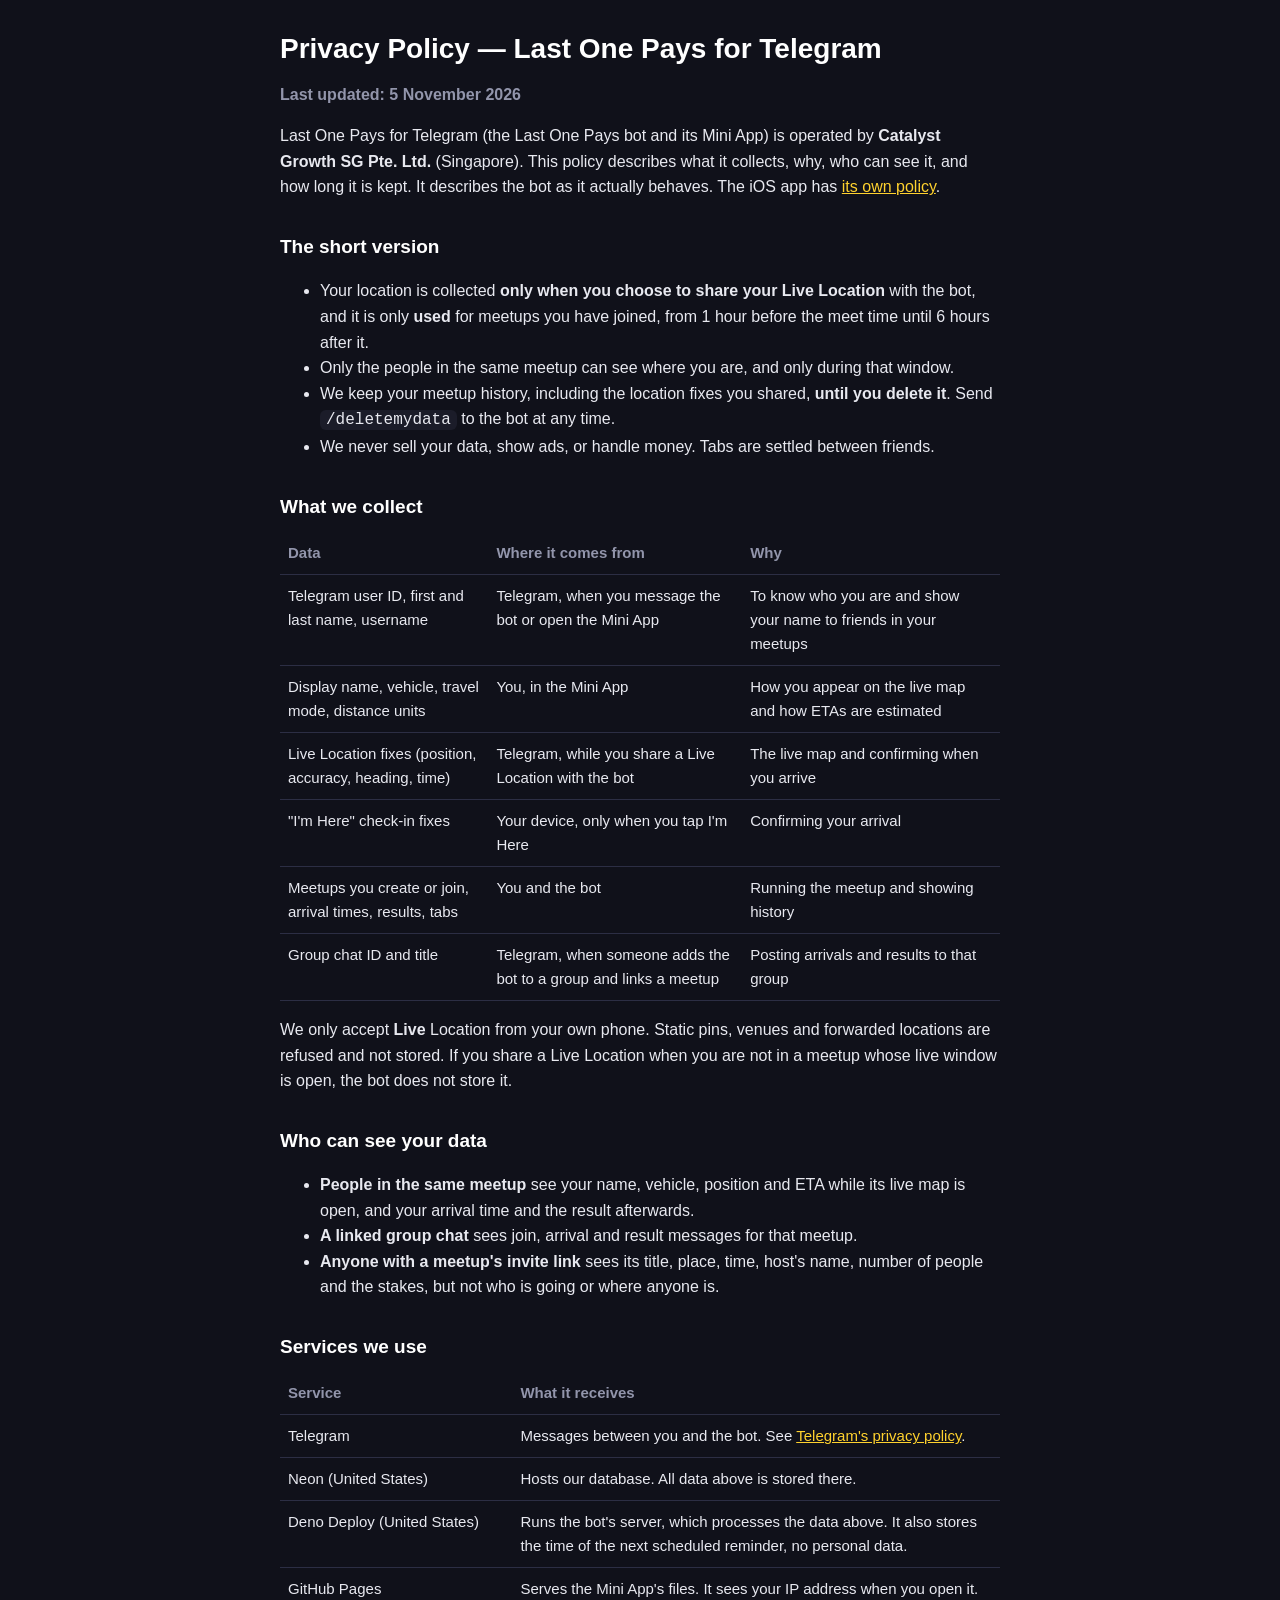
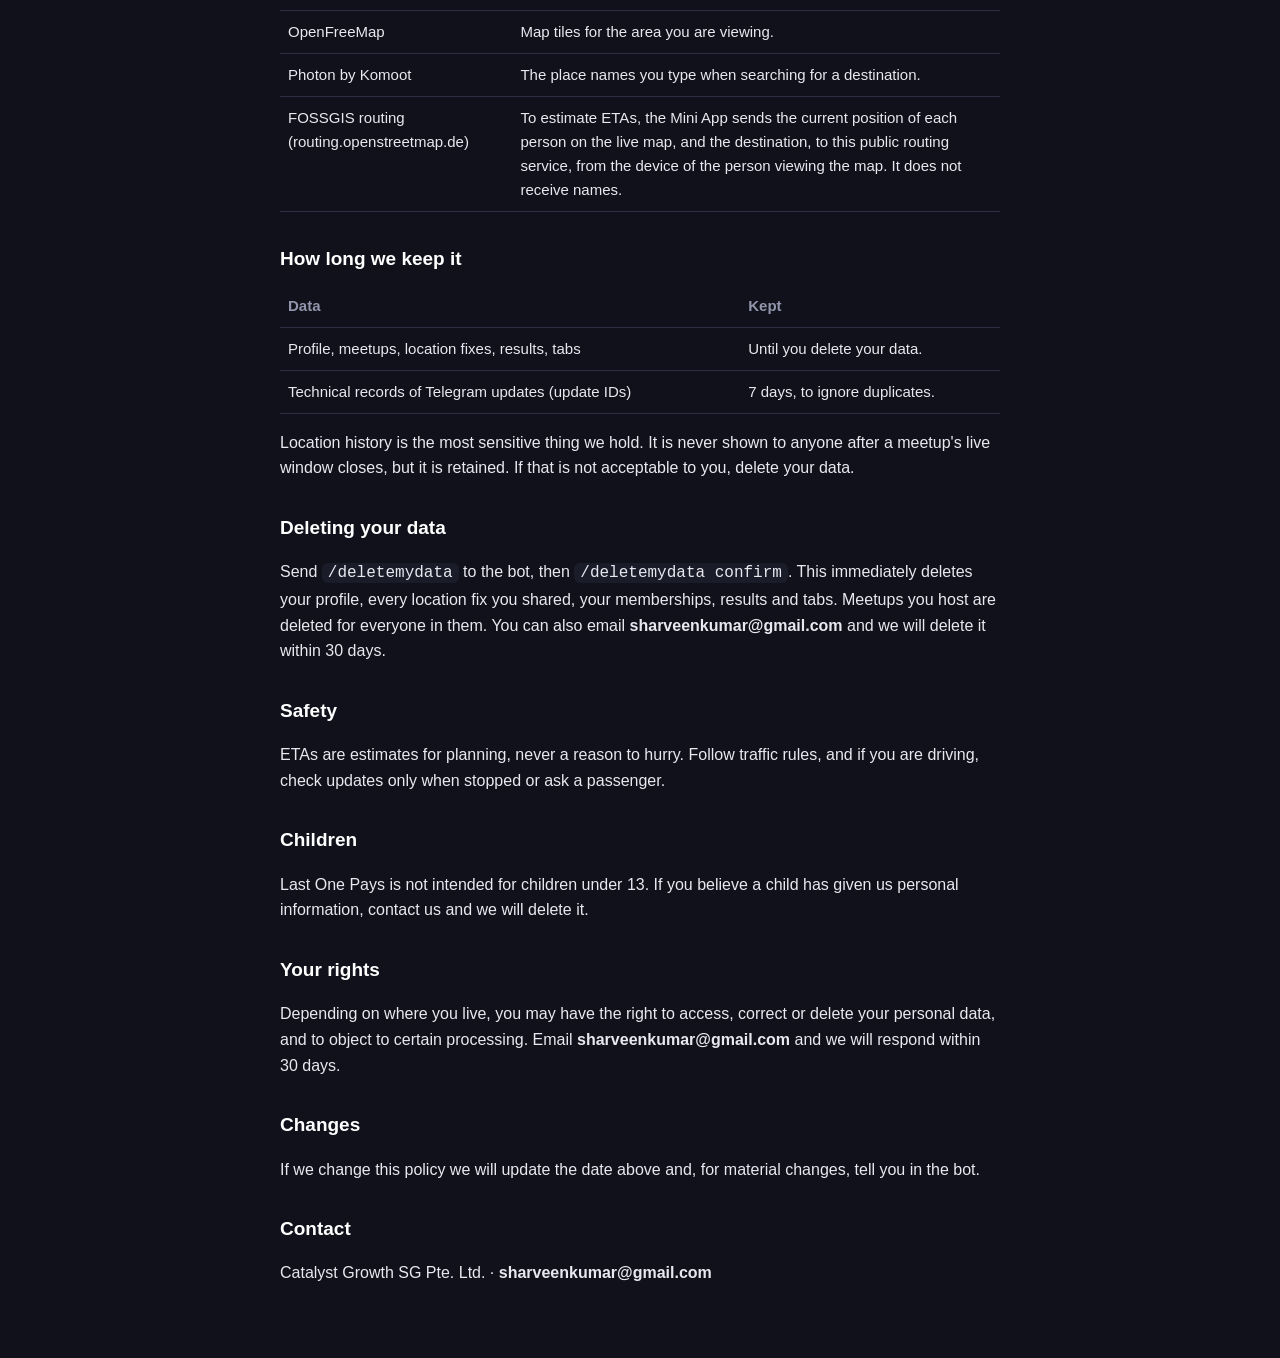
<file: privacy.html>
<!doctype html>
<html lang="en">
<head>
<meta charset="utf-8">
<meta name="viewport" content="width=device-width, initial-scale=1">
<meta name="color-scheme" content="dark">
<title>Privacy Policy · Last One Pays for Telegram</title>
<style>
  body { margin: 0; background: #10111A; color: #E8E9F0; font: 16px/1.6 -apple-system, BlinkMacSystemFont, "Segoe UI", Roboto, sans-serif; }
  main { max-width: 720px; margin: 0 auto; padding: 32px 20px 60px; }
  h1 { font-size: 28px; line-height: 1.2; margin: 0 0 6px; color: #fff; }
  h2 { font-size: 19px; margin: 32px 0 8px; color: #fff; }
  a { color: #FFD22E; }
  table { width: 100%; border-collapse: collapse; margin: 10px 0; font-size: 15px; }
  th, td { text-align: left; padding: 9px 8px; border-bottom: 1px solid #2C2E44; vertical-align: top; }
  th { color: #9295AB; font-weight: 700; }
  .muted { color: #9295AB; }
  code { background: #1B1C29; padding: 1px 6px; border-radius: 6px; }
</style>
</head>
<body>
<main>
<h1>Privacy Policy — Last One Pays for Telegram</h1>
<p class="muted"><b>Last updated: 5 November 2026</b></p>

<p>Last One Pays for Telegram (the Last One Pays bot and its Mini App) is operated by
<b>Catalyst Growth SG Pte. Ltd.</b> (Singapore). This policy describes what it collects, why,
who can see it, and how long it is kept. It describes the bot as it actually behaves. The iOS app
has <a href="https://sharveen22.github.io/lastonepays-legal/privacy.html">its own policy</a>.</p>

<h2>The short version</h2>
<ul>
  <li>Your location is collected <b>only when you choose to share your Live Location</b> with the bot,
    and it is only <b>used</b> for meetups you have joined, from 1 hour before the meet time until
    6 hours after it.</li>
  <li>Only the people in the same meetup can see where you are, and only during that window.</li>
  <li>We keep your meetup history, including the location fixes you shared, <b>until you delete it</b>.
    Send <code>/deletemydata</code> to the bot at any time.</li>
  <li>We never sell your data, show ads, or handle money. Tabs are settled between friends.</li>
</ul>

<h2>What we collect</h2>
<table>
  <tr><th>Data</th><th>Where it comes from</th><th>Why</th></tr>
  <tr><td>Telegram user ID, first and last name, username</td><td>Telegram, when you message the bot or open the Mini App</td><td>To know who you are and show your name to friends in your meetups</td></tr>
  <tr><td>Display name, vehicle, travel mode, distance units</td><td>You, in the Mini App</td><td>How you appear on the live map and how ETAs are estimated</td></tr>
  <tr><td>Live Location fixes (position, accuracy, heading, time)</td><td>Telegram, while you share a Live Location with the bot</td><td>The live map and confirming when you arrive</td></tr>
  <tr><td>"I'm Here" check-in fixes</td><td>Your device, only when you tap I'm Here</td><td>Confirming your arrival</td></tr>
  <tr><td>Meetups you create or join, arrival times, results, tabs</td><td>You and the bot</td><td>Running the meetup and showing history</td></tr>
  <tr><td>Group chat ID and title</td><td>Telegram, when someone adds the bot to a group and links a meetup</td><td>Posting arrivals and results to that group</td></tr>
</table>
<p>We only accept <b>Live</b> Location from your own phone. Static pins, venues and forwarded
locations are refused and not stored. If you share a Live Location when you are not in a meetup
whose live window is open, the bot does not store it.</p>

<h2>Who can see your data</h2>
<ul>
  <li><b>People in the same meetup</b> see your name, vehicle, position and ETA while its live map is
    open, and your arrival time and the result afterwards.</li>
  <li><b>A linked group chat</b> sees join, arrival and result messages for that meetup.</li>
  <li><b>Anyone with a meetup's invite link</b> sees its title, place, time, host's name, number of
    people and the stakes, but not who is going or where anyone is.</li>
</ul>

<h2>Services we use</h2>
<table>
  <tr><th>Service</th><th>What it receives</th></tr>
  <tr><td>Telegram</td><td>Messages between you and the bot. See <a href="https://telegram.org/privacy">Telegram's privacy policy</a>.</td></tr>
  <tr><td>Neon (United States)</td><td>Hosts our database. All data above is stored there.</td></tr>
  <tr><td>Deno Deploy (United States)</td><td>Runs the bot's server, which processes the data above. It also stores the time of the next scheduled reminder, no personal data.</td></tr>
  <tr><td>GitHub Pages</td><td>Serves the Mini App's files. It sees your IP address when you open it.</td></tr>
  <tr><td>OpenFreeMap</td><td>Map tiles for the area you are viewing.</td></tr>
  <tr><td>Photon by Komoot</td><td>The place names you type when searching for a destination.</td></tr>
  <tr><td>FOSSGIS routing (routing.openstreetmap.de)</td><td>To estimate ETAs, the Mini App sends the current position of each person on the live map, and the destination, to this public routing service, from the device of the person viewing the map. It does not receive names.</td></tr>
</table>

<h2>How long we keep it</h2>
<table>
  <tr><th>Data</th><th>Kept</th></tr>
  <tr><td>Profile, meetups, location fixes, results, tabs</td><td>Until you delete your data.</td></tr>
  <tr><td>Technical records of Telegram updates (update IDs)</td><td>7 days, to ignore duplicates.</td></tr>
</table>
<p>Location history is the most sensitive thing we hold. It is never shown to anyone after a
meetup's live window closes, but it is retained. If that is not acceptable to you, delete your data.</p>

<h2>Deleting your data</h2>
<p>Send <code>/deletemydata</code> to the bot, then <code>/deletemydata confirm</code>. This
immediately deletes your profile, every location fix you shared, your memberships, results and tabs.
Meetups you host are deleted for everyone in them. You can also email
<b>sharveenkumar@gmail.com</b> and we will delete it within 30 days.</p>

<h2>Safety</h2>
<p>ETAs are estimates for planning, never a reason to hurry. Follow traffic rules, and if you are
driving, check updates only when stopped or ask a passenger.</p>

<h2>Children</h2>
<p>Last One Pays is not intended for children under 13. If you believe a child has given us
personal information, contact us and we will delete it.</p>

<h2>Your rights</h2>
<p>Depending on where you live, you may have the right to access, correct or delete your personal
data, and to object to certain processing. Email <b>sharveenkumar@gmail.com</b> and we will respond
within 30 days.</p>

<h2>Changes</h2>
<p>If we change this policy we will update the date above and, for material changes, tell you in
the bot.</p>

<h2>Contact</h2>
<p>Catalyst Growth SG Pte. Ltd. · <b>sharveenkumar@gmail.com</b></p>
</main>
</body>
</html>
</file>
